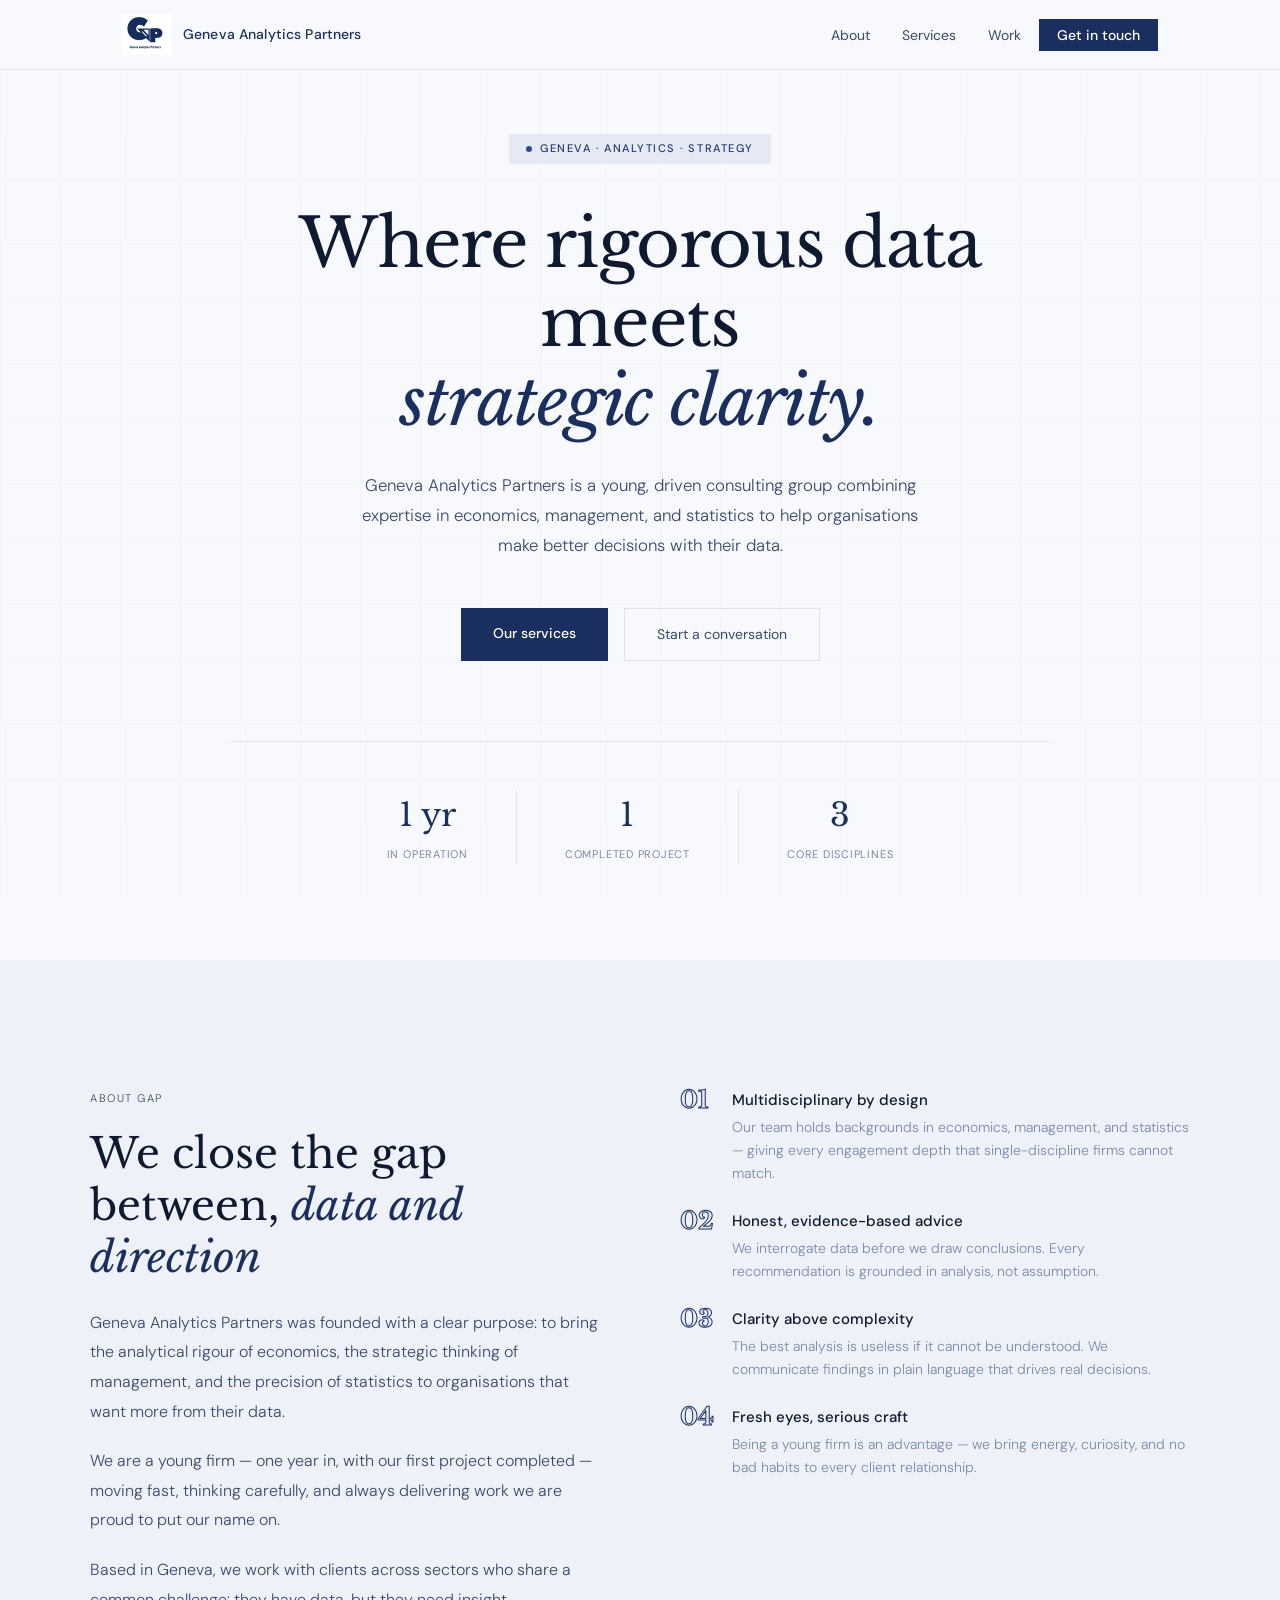
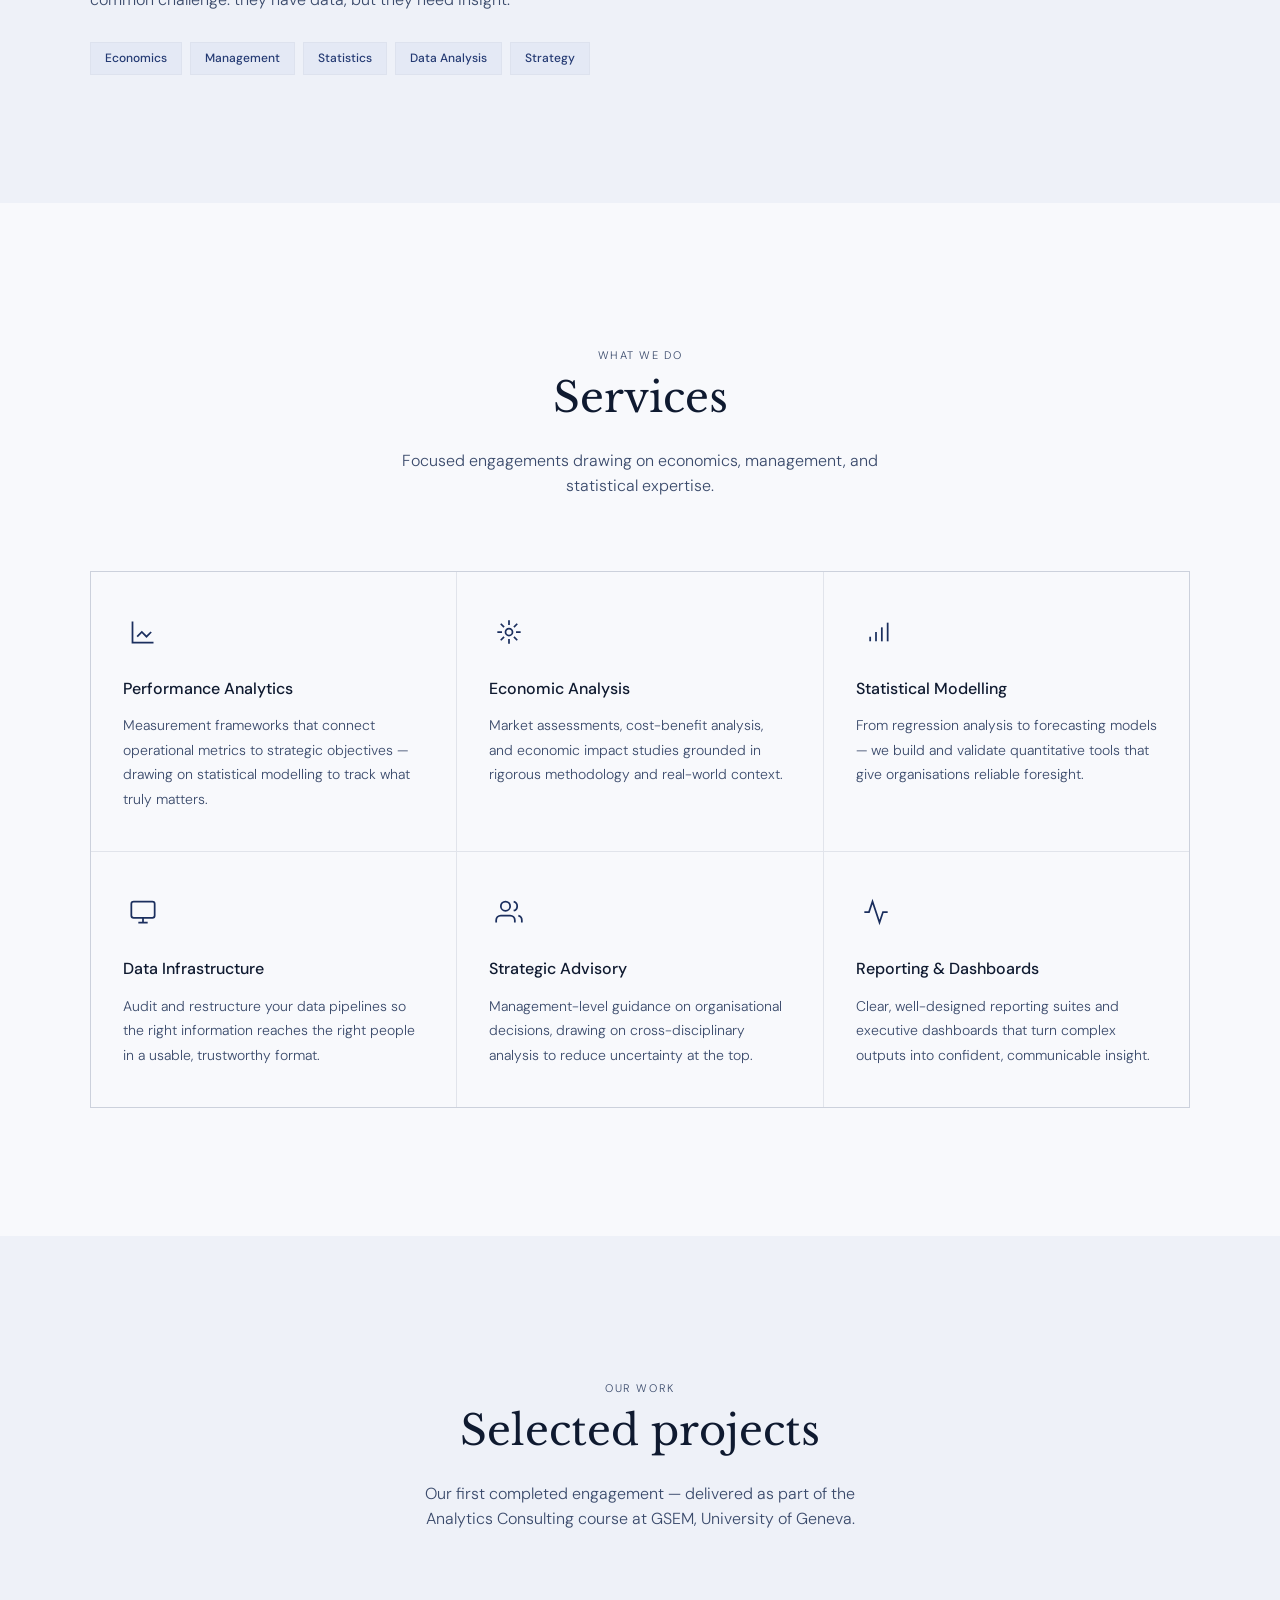
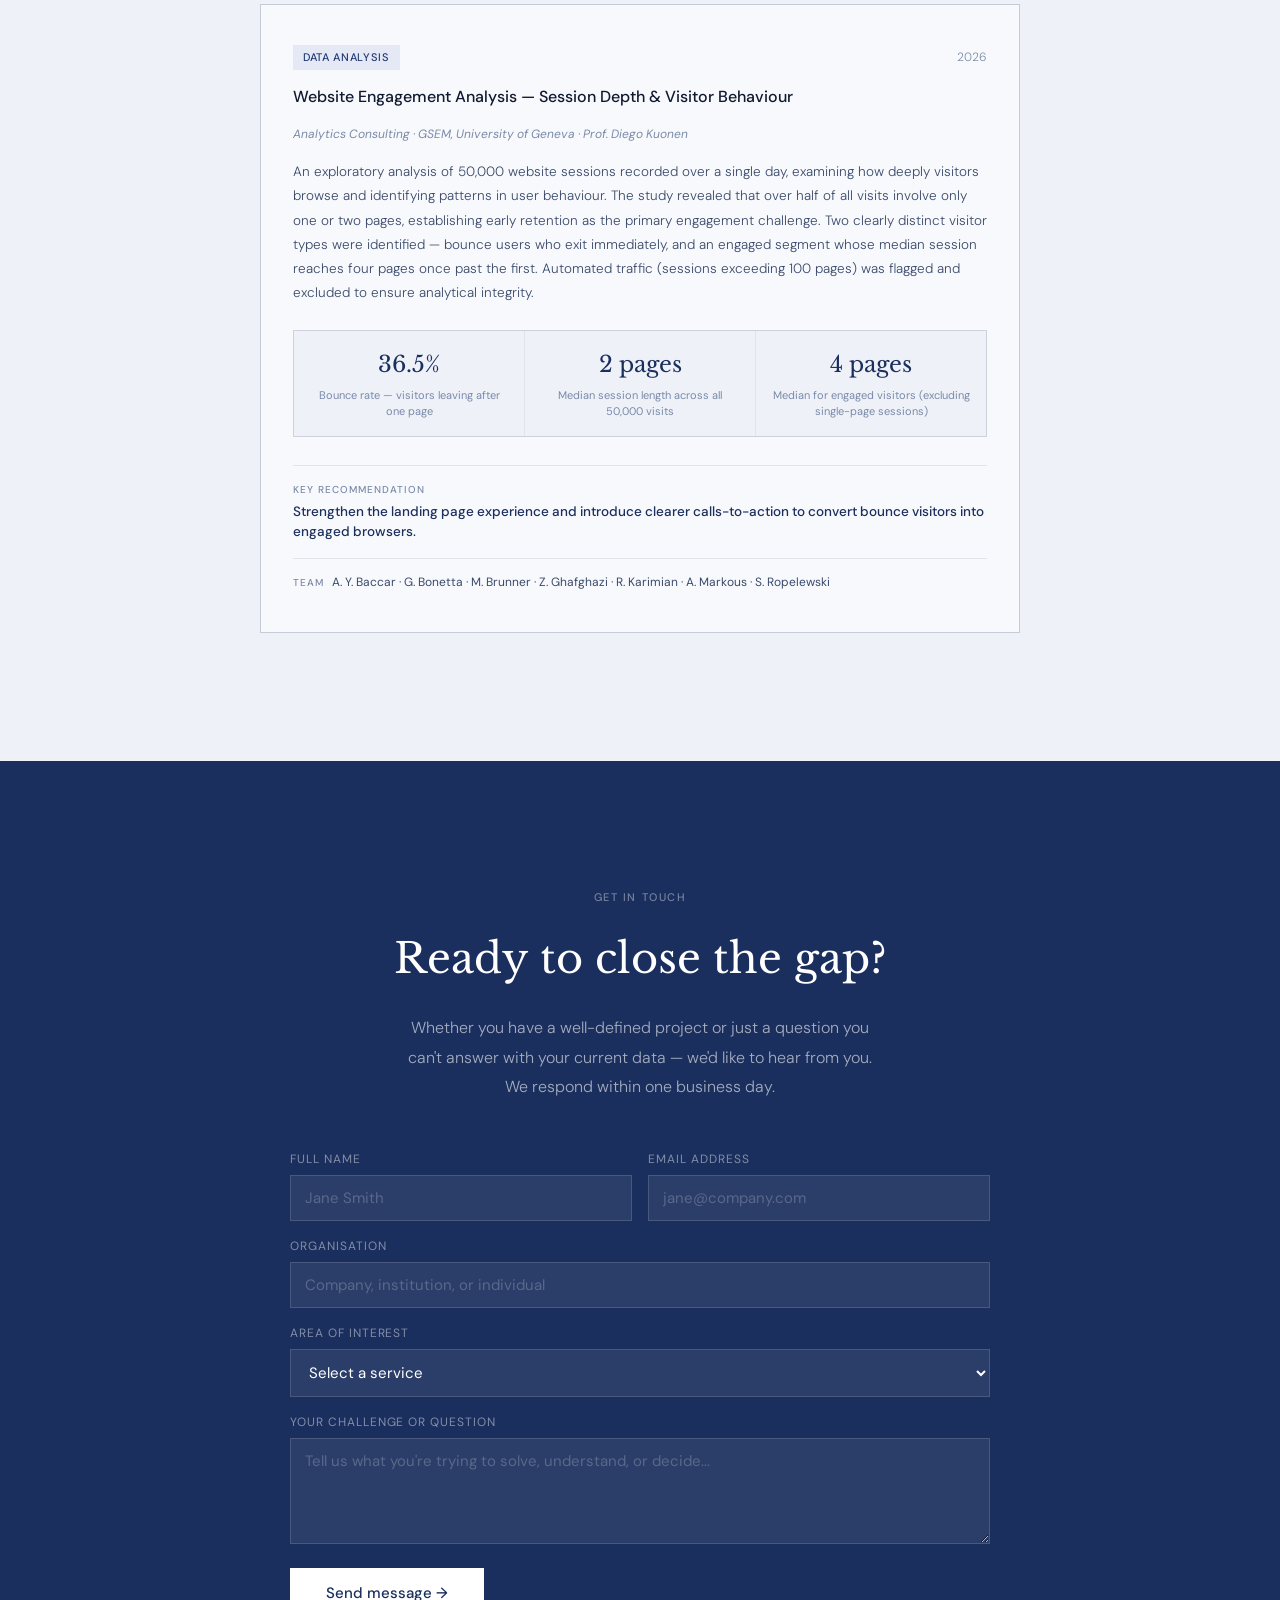
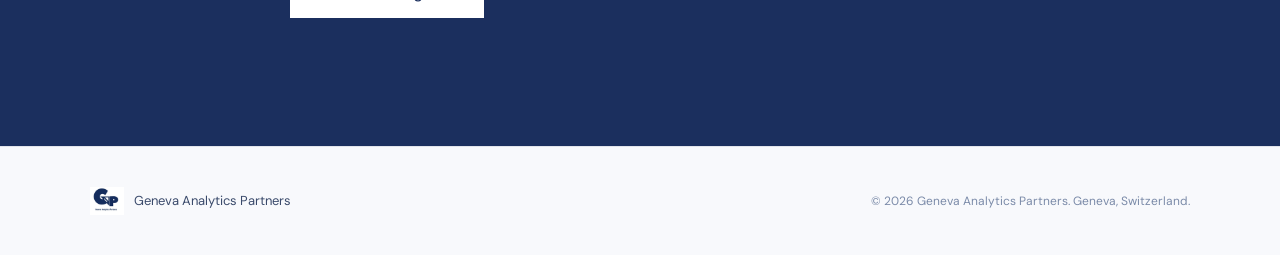
<file: index.html>
<!DOCTYPE html>
<html lang="en">
<head>
<meta charset="UTF-8">
<meta name="viewport" content="width=device-width, initial-scale=1.0">
<title>Geneva Analytics Partners</title>
<meta name="description" content="Geneva-based analytics consulting. Economics, management and statistics expertise combined to turn data into decisive strategy.">
<link rel="preconnect" href="https://fonts.googleapis.com">
<link rel="preconnect" href="https://fonts.gstatic.com" crossorigin>
<link href="https://fonts.googleapis.com/css2?family=Libre+Baskerville:ital,wght@0,400;0,700;1,400&family=DM+Sans:ital,opsz,wght@0,9..40,300;0,9..40,400;0,9..40,500;1,9..40,300&display=swap" rel="stylesheet">
<style>
*,*::before,*::after{box-sizing:border-box;margin:0;padding:0}
:root{
  --navy:#1b2f5e;--navy-2:#243a73;--navy-3:#2e4a8f;
  --ink:#0f1a30;--ink-2:#3a4a6b;--ink-3:#7a8aa8;
  --paper:#f8f9fc;--paper-2:#eef1f8;--paper-3:#dde2ee;
  --accent-light:#e4e9f5;--line:rgba(27,47,94,0.1);
  --serif:'Libre Baskerville',Georgia,serif;
  --sans:'DM Sans',system-ui,sans-serif;
  --max-w:1100px;--nav-h:70px;
}
html{scroll-behavior:smooth;font-size:16px}
body{font-family:var(--sans);color:var(--ink);background:var(--paper);line-height:1.6;-webkit-font-smoothing:antialiased}
a{text-decoration:none}

/* NAV */
.site-header{position:fixed;top:0;left:0;right:0;z-index:100;height:var(--nav-h);background:rgba(248,249,252,0.96);backdrop-filter:blur(14px);border-bottom:1px solid var(--line)}
.nav-inner{max-width:var(--max-w);margin:0 auto;padding:0 2rem;height:100%;display:flex;align-items:center;gap:1rem}
.logo{display:flex;align-items:center;gap:12px;color:var(--ink)}
.logo-img{height:40px;width:auto;object-fit:contain}
.logo-text{font-size:14px;font-weight:500;letter-spacing:0.01em;color:var(--navy)}
.nav-links{display:flex;list-style:none;gap:0.25rem;margin-left:auto;align-items:center}
.nav-links a{color:var(--ink-2);font-size:14px;padding:6px 14px;transition:color 0.2s}
.nav-links a:hover{color:var(--navy)}
.nav-cta{background:var(--navy)!important;color:#fff!important;padding:7px 18px!important;font-weight:500;transition:background 0.2s!important}
.nav-cta:hover{background:var(--navy-2)!important;color:#fff!important}
.nav-toggle{display:none;flex-direction:column;gap:5px;cursor:pointer;background:none;border:none;padding:4px;margin-left:auto}
.nav-toggle span{display:block;width:22px;height:1.5px;background:var(--navy)}

/* HERO */
.hero{min-height:100vh;display:grid;place-items:center;padding:calc(var(--nav-h) + 4rem) 2rem 6rem;position:relative;overflow:hidden}
.hero-grid{position:absolute;inset:0;background-image:linear-gradient(var(--line) 1px,transparent 1px),linear-gradient(90deg,var(--line) 1px,transparent 1px);background-size:60px 60px;-webkit-mask-image:linear-gradient(to bottom,transparent,rgba(0,0,0,0.25) 25%,rgba(0,0,0,0.25) 75%,transparent);mask-image:linear-gradient(to bottom,transparent,rgba(0,0,0,0.25) 25%,rgba(0,0,0,0.25) 75%,transparent)}
.hero-inner{max-width:820px;text-align:center;position:relative;z-index:1}
.hero-eyebrow{display:inline-flex;align-items:center;gap:8px;font-size:11px;font-weight:500;letter-spacing:0.14em;text-transform:uppercase;color:var(--navy-2);border:1px solid var(--accent-light);background:var(--accent-light);padding:5px 16px;margin-bottom:2.5rem}
.eyebrow-dot{width:6px;height:6px;border-radius:50%;background:var(--navy-3)}
.hero h1{font-family:var(--serif);font-size:clamp(2.4rem,6vw,4.2rem);font-weight:400;line-height:1.18;letter-spacing:-0.02em;margin-bottom:1.75rem;color:var(--ink)}
.hero h1 em{font-style:italic;color:var(--navy)}
.hero-sub{font-size:1.05rem;color:var(--ink-2);max-width:560px;margin:0 auto 3rem;line-height:1.8;font-weight:300}
.hero-actions{display:flex;gap:1rem;justify-content:center;flex-wrap:wrap}
.btn-primary{display:inline-block;background:var(--navy);color:#fff;font-size:14px;font-weight:500;padding:14px 32px;transition:background 0.2s,transform 0.15s}
.btn-primary:hover{background:var(--navy-2);transform:translateY(-1px)}
.btn-secondary{display:inline-block;border:1px solid var(--paper-3);color:var(--ink-2);font-size:14px;padding:14px 32px;transition:border-color 0.2s,color 0.2s}
.btn-secondary:hover{border-color:var(--ink-3);color:var(--ink)}
.hero-stat-row{display:flex;justify-content:center;margin-top:5rem;border-top:1px solid var(--line);padding-top:3rem}
.hero-stat{text-align:center;padding:0 3rem}
.hero-stat+.hero-stat{border-left:1px solid var(--line)}
.hero-stat-num{font-family:var(--serif);font-size:2rem;font-weight:400;color:var(--navy)}
.hero-stat-label{font-size:11px;color:var(--ink-3);letter-spacing:0.07em;text-transform:uppercase;margin-top:5px}

/* ABOUT */
.about{padding:8rem 2rem;background:var(--paper-2)}
.about-inner{max-width:var(--max-w);margin:0 auto;display:grid;grid-template-columns:1fr 1fr;gap:5rem;align-items:start}
.section-label{font-size:11px;font-weight:500;letter-spacing:0.14em;text-transform:uppercase;color:var(--ink-3);margin-bottom:1.25rem}
.about h2{font-family:var(--serif);font-size:clamp(1.8rem,4vw,2.6rem);font-weight:400;line-height:1.25;margin-bottom:1.5rem;color:var(--ink)}
.about h2 em{font-style:italic;color:var(--navy)}
.about p{color:var(--ink-2);line-height:1.85;font-weight:300;margin-bottom:1.25rem}
.team-disciplines{display:flex;flex-wrap:wrap;gap:8px;margin-top:1.75rem}
.discipline-tag{font-size:12px;font-weight:500;color:var(--navy-2);background:var(--accent-light);border:1px solid var(--paper-3);padding:6px 14px}
.about-pillars{display:flex;flex-direction:column;gap:1.5rem}
.pillar{display:flex;gap:1.25rem;align-items:flex-start}
.pillar-num{font-family:var(--serif);font-size:1.5rem;color:var(--accent-light);min-width:2rem;font-weight:700;line-height:1;-webkit-text-stroke:1px var(--navy)}
.pillar-text strong{display:block;font-size:15px;font-weight:500;margin-bottom:4px;color:var(--ink)}
.pillar-text p{font-size:14px;color:var(--ink-3);margin:0;line-height:1.65}

/* SERVICES */
.services{padding:8rem 2rem;background:var(--paper)}
.services-inner{max-width:var(--max-w);margin:0 auto}
.section-header{text-align:center;margin-bottom:4.5rem}
.section-header h2{font-family:var(--serif);font-size:clamp(1.8rem,4vw,2.6rem);font-weight:400;color:var(--ink)}
.section-header p{color:var(--ink-2);font-weight:300;max-width:500px;margin:1rem auto 0}
.services-grid{display:grid;grid-template-columns:repeat(3,1fr);gap:1px;background:var(--line);border:1px solid var(--line)}
.service-card{background:var(--paper);padding:2.5rem 2rem;position:relative;overflow:hidden;transition:background 0.25s}
.service-card::before{content:'';position:absolute;top:0;left:0;right:0;height:2px;background:var(--navy);transform:scaleX(0);transform-origin:left;transition:transform 0.35s cubic-bezier(0.4,0,0.2,1)}
.service-card:hover{background:var(--paper-2)}
.service-card:hover::before{transform:scaleX(1)}
.service-icon{width:40px;height:40px;margin-bottom:1.5rem;display:flex;align-items:center;justify-content:center}
.service-icon svg{width:28px;height:28px;stroke:var(--navy);stroke-width:1.5;fill:none}
.service-card h3{font-size:16px;font-weight:500;margin-bottom:0.75rem;color:var(--ink)}
.service-card p{font-size:14px;color:var(--ink-2);line-height:1.75;font-weight:300}

/* WORK */
.work{padding:8rem 2rem;background:var(--paper-2)}
.work-inner{max-width:var(--max-w);margin:0 auto}
.work-grid{display:grid;grid-template-columns:1fr 1fr;gap:1px;background:var(--line);border:1px solid var(--line)}
.work-grid-single{grid-template-columns:1fr;max-width:760px;margin:0 auto}
.work-card{background:var(--paper);padding:2.5rem 2rem;display:flex;flex-direction:column;gap:1rem;transition:background 0.25s;position:relative}
.work-card:hover{background:#fff}
.work-card.ongoing::after{content:'Ongoing';position:absolute;top:1.25rem;right:1.25rem;font-size:9px;font-weight:500;letter-spacing:0.1em;text-transform:uppercase;color:#fff;background:var(--navy-3);padding:3px 9px}
.work-card-header{display:flex;justify-content:space-between;align-items:center}
.work-tag{font-size:11px;font-weight:500;letter-spacing:0.06em;color:var(--navy-2);background:var(--accent-light);padding:4px 10px;text-transform:uppercase}
.work-year{font-size:12px;color:var(--ink-3);font-weight:300}
.work-card h3{font-size:16px;font-weight:500;line-height:1.4;color:var(--ink)}
.work-client{font-size:12px;color:var(--ink-3);font-style:italic}
.work-summary{font-size:13.5px;color:var(--ink-2);line-height:1.8;font-weight:300;flex:1}
.work-findings{display:grid;grid-template-columns:repeat(3,1fr);gap:1px;background:var(--line);border:1px solid var(--line);margin:0.5rem 0}
.finding-item{background:var(--paper-2);padding:1rem;display:flex;flex-direction:column;gap:4px;text-align:center}
.finding-num{font-family:var(--serif);font-size:1.4rem;font-weight:400;color:var(--navy)}
.finding-desc{font-size:11px;color:var(--ink-3);line-height:1.5}
.work-result{border-top:1px solid var(--line);padding-top:1rem;margin-top:0.25rem;display:flex;flex-direction:column;gap:4px}
.result-label{font-size:10px;letter-spacing:0.1em;text-transform:uppercase;color:var(--ink-3);font-weight:500}
.result-text{font-size:13.5px;font-weight:500;color:var(--navy);line-height:1.5}
.work-team{border-top:1px solid var(--line);padding-top:0.85rem;display:flex;gap:8px;align-items:baseline;flex-wrap:wrap}
.team-label{font-size:10px;font-weight:500;letter-spacing:0.1em;text-transform:uppercase;color:var(--ink-3);white-space:nowrap}
.team-names{font-size:12px;color:var(--ink-2);line-height:1.6}

@media(max-width:600px){.work-findings{grid-template-columns:1fr}}

/* CONTACT */
.contact{padding:8rem 2rem;background:var(--navy)}
.contact-inner{max-width:700px;margin:0 auto;text-align:center}
.contact .section-label{color:rgba(255,255,255,0.4)}
.contact h2{font-family:var(--serif);font-size:clamp(1.8rem,4vw,2.6rem);font-weight:400;color:#fff;margin-bottom:1.25rem}
.contact-intro{color:rgba(255,255,255,0.6);font-weight:300;max-width:480px;margin:0 auto 3rem;line-height:1.85}
.contact-form{display:flex;flex-direction:column;gap:1rem;text-align:left}
.form-row{display:grid;grid-template-columns:1fr 1fr;gap:1rem}
.form-group{display:flex;flex-direction:column;gap:6px}
.form-group label{font-size:12px;letter-spacing:0.08em;text-transform:uppercase;color:rgba(255,255,255,0.45)}
.form-group input,.form-group select,.form-group textarea{background:rgba(255,255,255,0.07);border:1px solid rgba(255,255,255,0.14);color:#fff;padding:12px 14px;font-family:var(--sans);font-size:15px;outline:none;transition:border-color 0.2s;resize:vertical}
.form-group input::placeholder,.form-group textarea::placeholder{color:rgba(255,255,255,0.22)}
.form-group input:focus,.form-group select:focus,.form-group textarea:focus{border-color:rgba(255,255,255,0.45)}
.form-group select option{background:var(--navy)}
.form-submit{background:#fff;color:var(--navy);border:none;padding:15px 36px;font-size:15px;font-weight:500;font-family:var(--sans);cursor:pointer;align-self:flex-start;transition:opacity 0.2s,transform 0.15s;margin-top:0.5rem}
.form-submit:hover{opacity:0.9;transform:translateY(-1px)}

/* FOOTER */
.site-footer{border-top:1px solid var(--line);padding:2.5rem 2rem;background:var(--paper)}
.footer-inner{max-width:var(--max-w);margin:0 auto;display:flex;align-items:center;justify-content:space-between;gap:1rem;flex-wrap:wrap}
.footer-brand{display:flex;align-items:center;gap:10px;font-size:13px;color:var(--ink-2)}
.footer-logo-img{height:28px;width:auto;object-fit:contain}
.footer-copy{font-size:12px;color:var(--ink-3)}

/* ANIMATIONS */
.reveal{opacity:0;transform:translateY(24px);transition:opacity 0.7s ease,transform 0.7s ease}
.reveal.visible{opacity:1;transform:none}

/* RESPONSIVE */
@media(max-width:860px){
  .about-inner{grid-template-columns:1fr;gap:3rem}
  .services-grid{grid-template-columns:1fr 1fr}
  .work-grid{grid-template-columns:1fr}
  .form-row{grid-template-columns:1fr}
  .hero-stat{padding:0 1.5rem}
}
@media(max-width:600px){
  .services-grid{grid-template-columns:1fr}
  .nav-links{display:none;flex-direction:column;position:absolute;top:var(--nav-h);left:0;right:0;background:var(--paper);border-bottom:1px solid var(--line);padding:1rem}
  .nav-links.open{display:flex}
  .nav-toggle{display:flex}
  .hero-stat-row{flex-direction:column;gap:1.5rem}
  .hero-stat+.hero-stat{border-left:none;border-top:1px solid var(--line);padding-top:1.5rem}
  .logo-text{display:none}
}
</style>
</head>
<body>

<!-- NAV -->
<header class="site-header">
  <nav class="nav-inner">
    <a href="#" class="logo">
      <img src="[data-uri]" class="logo-img" alt="Geneva Analytics Partners">
      <span class="logo-text">Geneva Analytics Partners</span>
    </a>
    <ul class="nav-links" id="nav-links">
      <li><a href="#about">About</a></li>
      <li><a href="#services">Services</a></li>
      <li><a href="#work">Work</a></li>
      <li><a href="#contact" class="nav-cta">Get in touch</a></li>
    </ul>
    <button class="nav-toggle" id="nav-toggle" aria-label="Toggle menu">
      <span></span><span></span>
    </button>
  </nav>
</header>

<!-- HERO -->
<section class="hero" id="home">
  <div class="hero-grid"></div>
  <div class="hero-inner">
    <span class="hero-eyebrow reveal">
      <span class="eyebrow-dot"></span>
      Geneva · Analytics · Strategy
    </span>
    <h1 class="reveal">Where rigorous data meets<br><em>strategic clarity.</em></h1>
    <p class="hero-sub reveal">Geneva Analytics Partners is a young, driven consulting group combining expertise in economics, management, and statistics to help organisations make better decisions with their data.</p>
    <div class="hero-actions reveal">
      <a href="#services" class="btn-primary">Our services</a>
      <a href="#contact" class="btn-secondary">Start a conversation</a>
    </div>
    <div class="hero-stat-row">
      <div class="hero-stat">
        <div class="hero-stat-num">1 yr</div>
        <div class="hero-stat-label">In operation</div>
      </div>
      <div class="hero-stat">
        <div class="hero-stat-num">1</div>
        <div class="hero-stat-label">Completed project</div>
      </div>
      <div class="hero-stat">
        <div class="hero-stat-num">3</div>
        <div class="hero-stat-label">Core disciplines</div>
      </div>
    </div>
  </div>
</section>

<!-- ABOUT -->
<section class="about" id="about">
  <div class="about-inner">
    <div class="about-text">
      <p class="section-label">About GAP</p>
      <h2>We close the gap between, <em>data and direction</em></h2>
      <p>Geneva Analytics Partners was founded with a clear purpose: to bring the analytical rigour of economics, the strategic thinking of management, and the precision of statistics to organisations that want more from their data.</p>
      <p>We are a young firm — one year in, with our first project completed — moving fast, thinking carefully, and always delivering work we are proud to put our name on.</p>
      <p>Based in Geneva, we work with clients across sectors who share a common challenge: they have data, but they need insight.</p>
      <div class="team-disciplines">
        <span class="discipline-tag">Economics</span>
        <span class="discipline-tag">Management</span>
        <span class="discipline-tag">Statistics</span>
        <span class="discipline-tag">Data Analysis</span>
        <span class="discipline-tag">Strategy</span>
      </div>
    </div>
    <div class="about-pillars">
      <div class="pillar reveal">
        <div class="pillar-num">01</div>
        <div class="pillar-text">
          <strong>Multidisciplinary by design</strong>
          <p>Our team holds backgrounds in economics, management, and statistics — giving every engagement depth that single-discipline firms cannot match.</p>
        </div>
      </div>
      <div class="pillar reveal">
        <div class="pillar-num">02</div>
        <div class="pillar-text">
          <strong>Honest, evidence-based advice</strong>
          <p>We interrogate data before we draw conclusions. Every recommendation is grounded in analysis, not assumption.</p>
        </div>
      </div>
      <div class="pillar reveal">
        <div class="pillar-num">03</div>
        <div class="pillar-text">
          <strong>Clarity above complexity</strong>
          <p>The best analysis is useless if it cannot be understood. We communicate findings in plain language that drives real decisions.</p>
        </div>
      </div>
      <div class="pillar reveal">
        <div class="pillar-num">04</div>
        <div class="pillar-text">
          <strong>Fresh eyes, serious craft</strong>
          <p>Being a young firm is an advantage — we bring energy, curiosity, and no bad habits to every client relationship.</p>
        </div>
      </div>
    </div>
  </div>
</section>

<!-- SERVICES -->
<section class="services" id="services">
  <div class="services-inner">
    <div class="section-header reveal">
      <p class="section-label">What we do</p>
      <h2>Services</h2>
      <p>Focused engagements drawing on economics, management, and statistical expertise.</p>
    </div>
    <div class="services-grid">
      <div class="service-card reveal">
        <div class="service-icon"><svg viewBox="0 0 24 24"><path d="M3 3v18h18"/><path d="m7 16 4-4 4 4 4-4"/></svg></div>
        <h3>Performance Analytics</h3>
        <p>Measurement frameworks that connect operational metrics to strategic objectives — drawing on statistical modelling to track what truly matters.</p>
      </div>
      <div class="service-card reveal">
        <div class="service-icon"><svg viewBox="0 0 24 24"><circle cx="12" cy="12" r="3"/><path d="M12 2v4M12 18v4M4.93 4.93l2.83 2.83M16.24 16.24l2.83 2.83M2 12h4M18 12h4M4.93 19.07l2.83-2.83M16.24 7.76l2.83-2.83"/></svg></div>
        <h3>Economic Analysis</h3>
        <p>Market assessments, cost-benefit analysis, and economic impact studies grounded in rigorous methodology and real-world context.</p>
      </div>
      <div class="service-card reveal">
        <div class="service-icon"><svg viewBox="0 0 24 24"><path d="M2 20h.01M7 20v-4"/><path d="M12 20v-8"/><path d="M17 20V8"/><path d="M22 4v16"/></svg></div>
        <h3>Statistical Modelling</h3>
        <p>From regression analysis to forecasting models — we build and validate quantitative tools that give organisations reliable foresight.</p>
      </div>
      <div class="service-card reveal">
        <div class="service-icon"><svg viewBox="0 0 24 24"><rect x="2" y="3" width="20" height="14" rx="2"/><path d="M8 21h8M12 17v4"/></svg></div>
        <h3>Data Infrastructure</h3>
        <p>Audit and restructure your data pipelines so the right information reaches the right people in a usable, trustworthy format.</p>
      </div>
      <div class="service-card reveal">
        <div class="service-icon"><svg viewBox="0 0 24 24"><path d="M17 21v-2a4 4 0 0 0-4-4H5a4 4 0 0 0-4 4v2"/><circle cx="9" cy="7" r="4"/><path d="M23 21v-2a4 4 0 0 0-3-3.87M16 3.13a4 4 0 0 1 0 7.75"/></svg></div>
        <h3>Strategic Advisory</h3>
        <p>Management-level guidance on organisational decisions, drawing on cross-disciplinary analysis to reduce uncertainty at the top.</p>
      </div>
      <div class="service-card reveal">
        <div class="service-icon"><svg viewBox="0 0 24 24"><polyline points="22 12 18 12 15 21 9 3 6 12 2 12"/></svg></div>
        <h3>Reporting &amp; Dashboards</h3>
        <p>Clear, well-designed reporting suites and executive dashboards that turn complex outputs into confident, communicable insight.</p>
      </div>
    </div>
  </div>
</section>

<!-- WORK -->
<section class="work" id="work">
  <div class="work-inner">
    <div class="section-header reveal">
      <p class="section-label">Our work</p>
      <h2>Selected projects</h2>
      <p>Our first completed engagement — delivered as part of the Analytics Consulting course at GSEM, University of Geneva.</p>
    </div>
    <div class="work-grid work-grid-single">

      <div class="work-card reveal">
        <div class="work-card-header">
          <span class="work-tag">Data Analysis</span>
          <span class="work-year">2026</span>
        </div>
        <h3>Website Engagement Analysis — Session Depth &amp; Visitor Behaviour</h3>
        <p class="work-client">Analytics Consulting · GSEM, University of Geneva · Prof. Diego Kuonen</p>
        <p class="work-summary">An exploratory analysis of 50,000 website sessions recorded over a single day, examining how deeply visitors browse and identifying patterns in user behaviour. The study revealed that over half of all visits involve only one or two pages, establishing early retention as the primary engagement challenge. Two clearly distinct visitor types were identified — bounce users who exit immediately, and an engaged segment whose median session reaches four pages once past the first. Automated traffic (sessions exceeding 100 pages) was flagged and excluded to ensure analytical integrity.</p>
        <div class="work-findings">
          <div class="finding-item">
            <span class="finding-num">36.5%</span>
            <span class="finding-desc">Bounce rate — visitors leaving after one page</span>
          </div>
          <div class="finding-item">
            <span class="finding-num">2 pages</span>
            <span class="finding-desc">Median session length across all 50,000 visits</span>
          </div>
          <div class="finding-item">
            <span class="finding-num">4 pages</span>
            <span class="finding-desc">Median for engaged visitors (excluding single-page sessions)</span>
          </div>
        </div>
        <div class="work-result">
          <span class="result-label">Key recommendation</span>
          <span class="result-text">Strengthen the landing page experience and introduce clearer calls-to-action to convert bounce visitors into engaged browsers.</span>
        </div>
        <div class="work-team">
          <span class="team-label">Team</span>
          <span class="team-names">A. Y. Baccar · G. Bonetta · M. Brunner · Z. Ghafghazi · R. Karimian · A. Markous · S. Ropelewski</span>
        </div>
      </div>

    </div>
  </div>
</section>

<!-- CONTACT -->
<section class="contact" id="contact">
  <div class="contact-inner">
    <p class="section-label">Get in touch</p>
    <h2>Ready to close the gap?</h2>
    <p class="contact-intro">Whether you have a well-defined project or just a question you can't answer with your current data — we'd like to hear from you. We respond within one business day.</p>
    <form class="contact-form" onsubmit="handleSubmit(event)">
      <div class="form-row">
        <div class="form-group">
          <label for="name">Full name</label>
          <input type="text" id="name" placeholder="Jane Smith" required>
        </div>
        <div class="form-group">
          <label for="email">Email address</label>
          <input type="email" id="email" placeholder="jane@company.com" required>
        </div>
      </div>
      <div class="form-group">
        <label for="org">Organisation</label>
        <input type="text" id="org" placeholder="Company, institution, or individual">
      </div>
      <div class="form-group">
        <label for="service">Area of interest</label>
        <select id="service">
          <option value="">Select a service</option>
          <option>Performance Analytics</option>
          <option>Economic Analysis</option>
          <option>Statistical Modelling</option>
          <option>Data Infrastructure</option>
          <option>Strategic Advisory</option>
          <option>Reporting &amp; Dashboards</option>
          <option>Not sure yet</option>
        </select>
      </div>
      <div class="form-group">
        <label for="message">Your challenge or question</label>
        <textarea id="message" rows="4" placeholder="Tell us what you're trying to solve, understand, or decide..."></textarea>
      </div>
      <button type="submit" class="form-submit" id="submit-btn">Send message →</button>
    </form>
  </div>
</section>

<!-- FOOTER -->
<footer class="site-footer">
  <div class="footer-inner">
    <div class="footer-brand">
<img src="[data-uri]" class="footer-logo-img" alt="Geneva Analytics Partners">
      Geneva Analytics Partners
    </div>
    <p class="footer-copy">&copy; 2026 Geneva Analytics Partners. Geneva, Switzerland.</p>
  </div>
</footer>

<script>
const observer = new IntersectionObserver(entries => {
  entries.forEach(e => { if(e.isIntersecting) e.target.classList.add('visible'); });
}, { threshold: 0.1, rootMargin: '0px 0px -40px 0px' });
document.querySelectorAll('.reveal').forEach(el => observer.observe(el));

const toggle = document.getElementById('nav-toggle');
const navLinks = document.getElementById('nav-links');
toggle.addEventListener('click', () => navLinks.classList.toggle('open'));
navLinks.querySelectorAll('a').forEach(a => a.addEventListener('click', () => navLinks.classList.remove('open')));

function handleSubmit(e) {
  e.preventDefault();
  const btn = document.getElementById('submit-btn');
  btn.textContent = 'Message sent ✓';
  btn.style.opacity = '0.7';
  btn.disabled = true;
}
</script>
</body>
</html>
</file>
